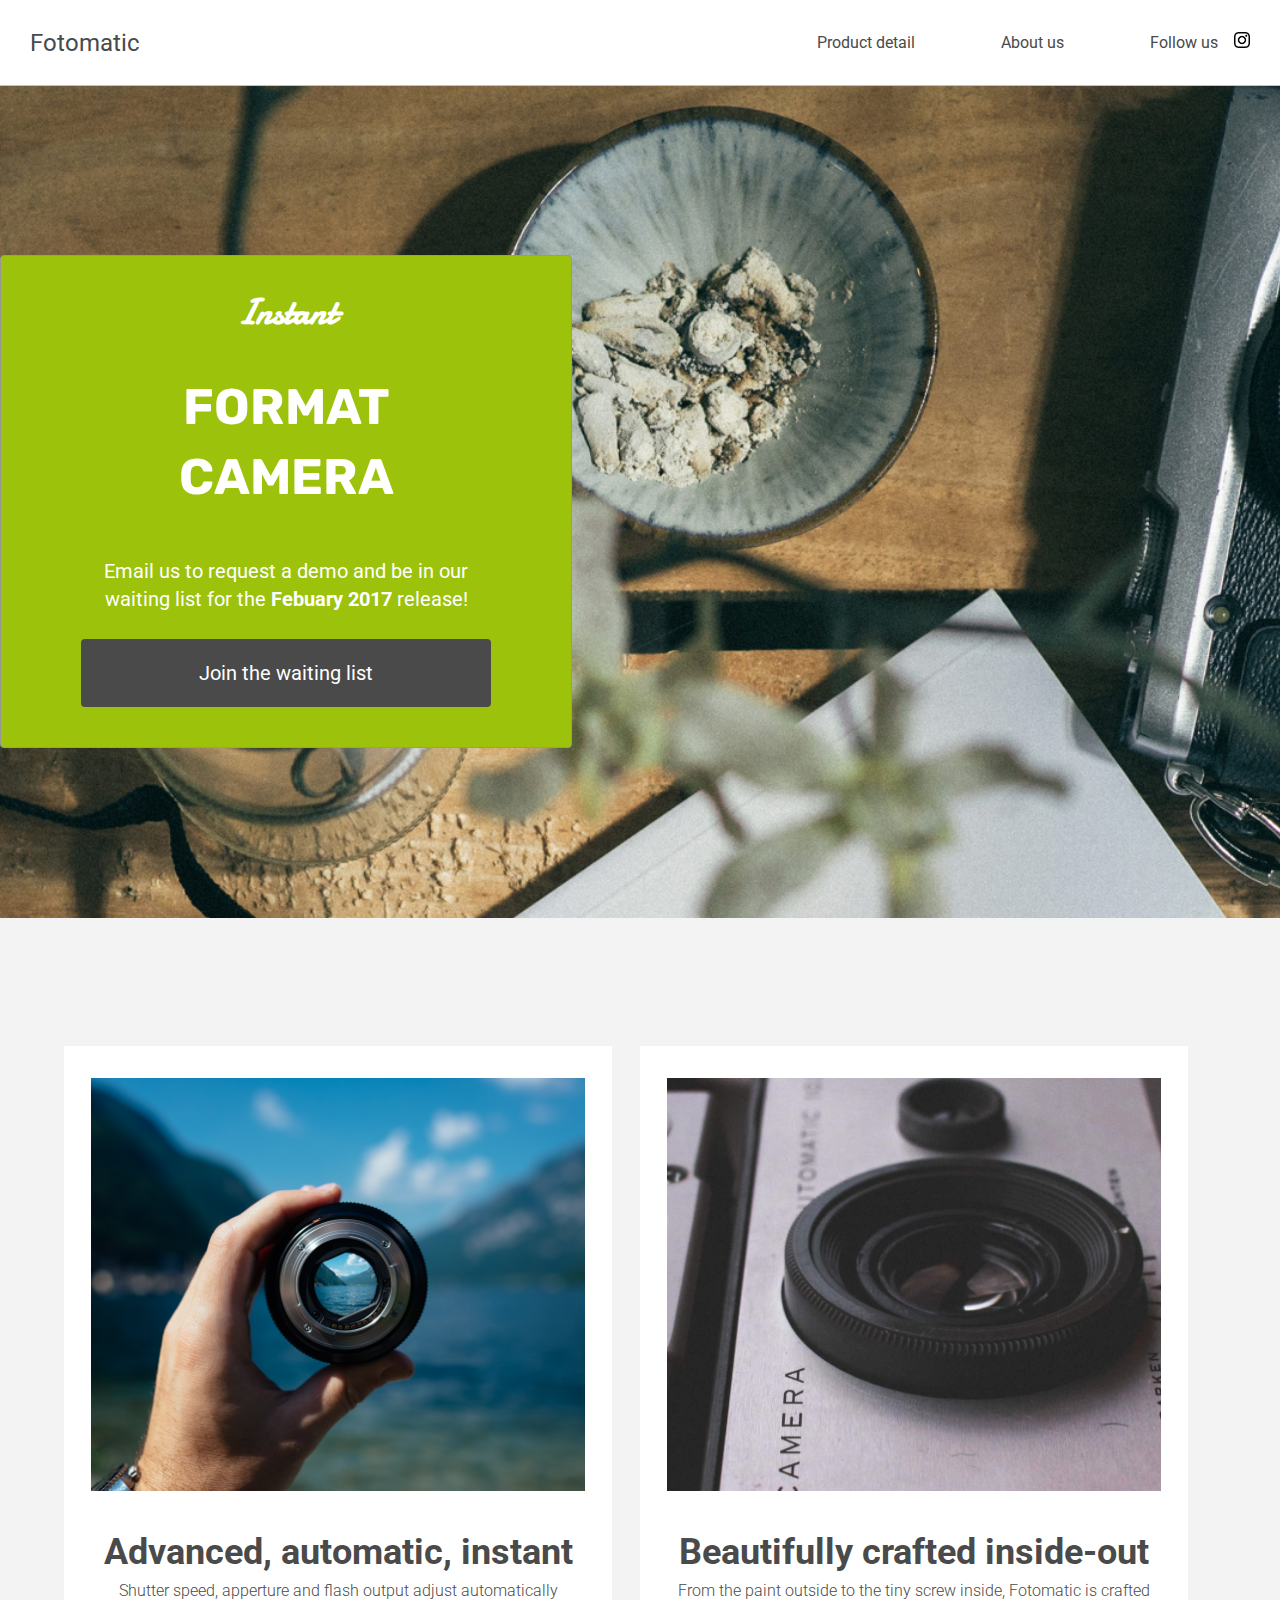
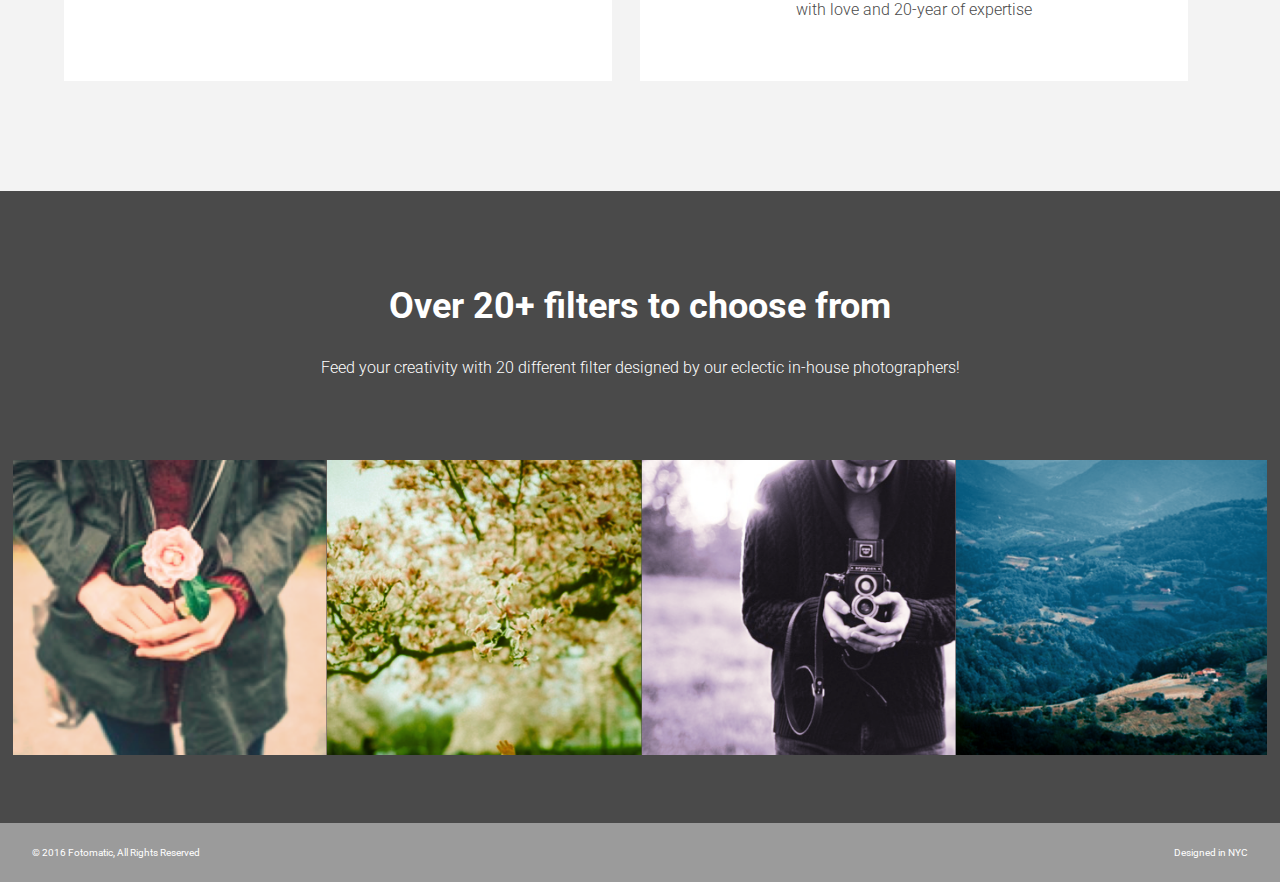
<file: F1C1_start/index.html>
<!DOCTYPE html>
<html>
<head>
  <link href="https://fonts.googleapis.com/css?family=Damion" rel="stylesheet">
  <link href="https://fonts.googleapis.com/css?family=Rubik" rel="stylesheet">
  <link href="https://fonts.googleapis.com/css?family=Roboto:300,400,600,700" rel="stylesheet">
  <link rel="stylesheet" href="resources\css\style.css">
  <meta charset="UTF-8">
</head>
<body>
  <!-- Header -->
  <header>
    <div class="content">
      <a href="index.html" class="desktop logo">Fotomatic</a>
      <nav class="desktop">
        <ul>
          <li><a href="#">Product detail</a></li>
          <li><a href="#">About us</a></li>
          <li><a href="https://www.instagram.com/">Follow us <img class="icon" src="resources\images\instagram.png"></a></li>
        </ul>
      </nav>
      <nav class="mobile">
        <ul>
          <li><a href="#"><img src="resources\images\ic-logo.svg"></a></li>
          <li><a href="#"><img src="resources\images\ic-product-detail.svg"></a></li>
          <li><a href="#"><img src="resources\images\ic-about-us.svg"></a></li>
          <li><a href="#" class="button">Join us</a></li>
        </ul>
      </nav>
    </div>
  </header>

  <!-- Main Content -->
  <div class="main-content">

    <!-- Sign Up Section -->
    <div id="sign-up-section" class="banner">
      <div id="sign-up-cta">
        <div class="content center">
          <div class="header">
            <h2 class="cursive">Instant</h2>
            <h1 class="striking">FORMAT CAMERA</h1>
          </div>
          <div class="email">
            <span>
              Email us to request a demo and be in our waiting list for the <strong>Febuary 2017</strong> release!
            </span>
            <div class="button">Join the waiting list</div>
          </div>
        </div>
      </div>
    </div>

    <!-- Features Section -->
    <div id="features-section">
      <div class="feature">
        <div class="center">
          <div class="image-container">
            <img src="resources/images/feature-1.png" />
          </div>
          <div class="content">
            <h2>Advanced, automatic, instant</h2>
            <h3>Shutter speed, apperture and flash output adjust automatically</h3>
          </div>
        </div>
      </div>
      <div class="feature">
        <div class="center">
          <div class="image-container">
            <img src="resources/images/feature-2.png" />
          </div>
          <div class="content">
            <h2>Beautifully crafted inside-out</h2>
            <h3>From the paint outside to the tiny screw inside, Fotomatic is crafted with love and 20-year of expertise</h3>
          </div>
        </div>
      </div>
    </div>

    <!-- Filters Section -->
    <div id="filters-section">
      <div class="content center">
        <h2>Over 20+ filters to choose from</h2>
        <h3>Feed your creativity with 20 different filter designed by our eclectic in-house photographers!</h3>
      </div>
      <div class="images-container">
        <div class="image-container">
          <img src="./resources/images/filter-1.png" />
        </div>
        <div class="image-container">
          <img src="./resources/images/filter-2.png" />
        </div>
        <div class="image-container">
          <img src="./resources/images/filter-3.png" />
        </div>
        <div class="image-container extra">
          <img src="./resources/images/filter-4.png" />
        </div>
      </div>
    </div>

    <!-- Quotes Section
    <div id="quotes-section">
      <div class="content center">
        <span class="quote">“It’s truly something that could create a brand new photography Renaissance”</span>
        <img class="quote-citation" src="./resources/images/photography-logo.png" />
      </div>
    </div>
    -->
    <!-- Footer -->
    <footer>
      <div class="content">
        <span class="copyright">© 2016  Fotomatic, All Rights Reserved</span>
        <span class="location">Designed in NYC</span>
      </div>
    </footer>

  </div>
</body>
</html>
</file>
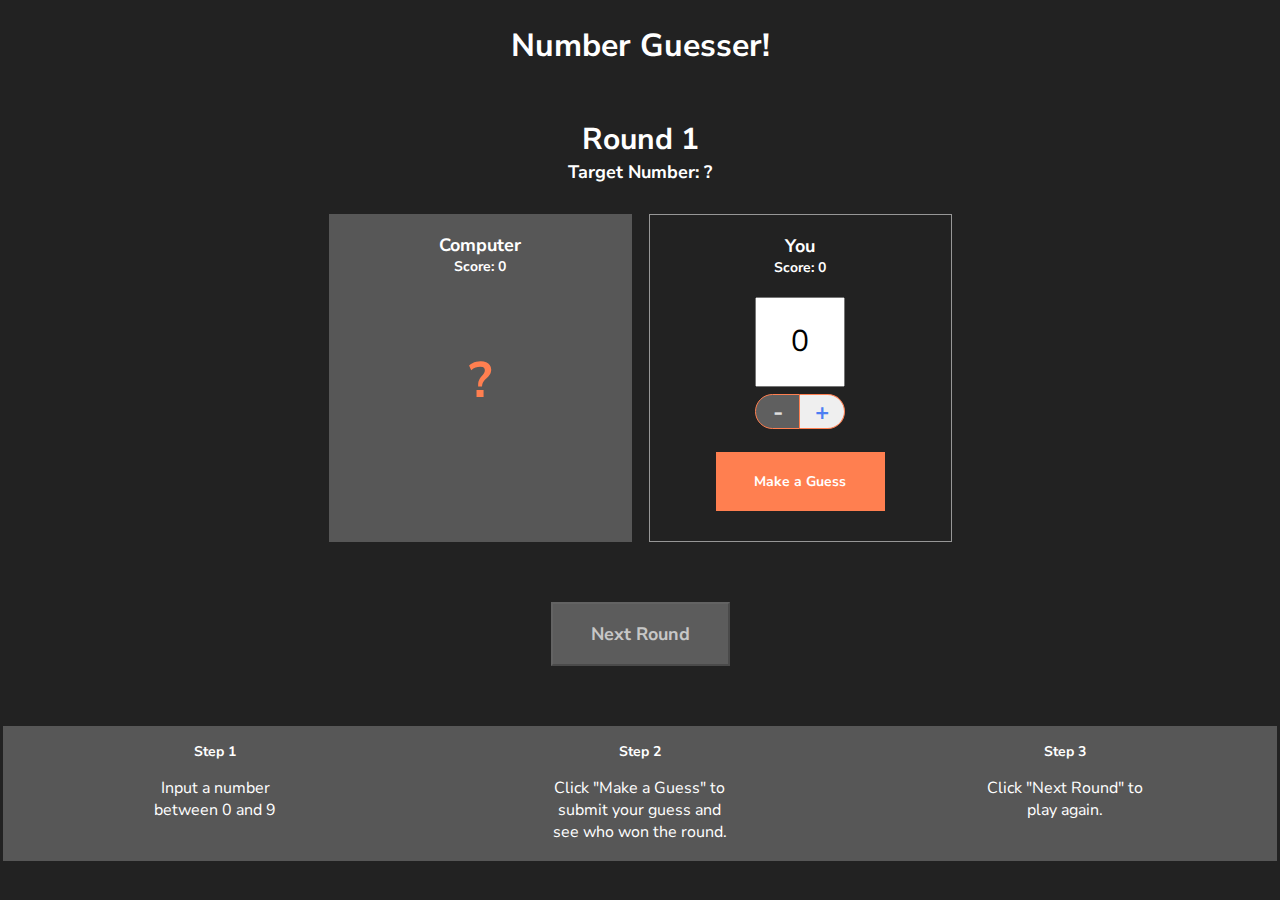
<file: number-guesser-starting/index.html>
<!doctype html>

<html>
  <head>
    <title>Number Guesser</title>
    <link href="https://fonts.googleapis.com/css?family=Nunito+Sans:400,700" rel="stylesheet">
    <link rel="stylesheet" href="./style.css">
  </head>
  <body>
    <div class="game-container">
      <header>
        <h1>Number Guesser!</h1>
      </header>
      
      <div class="rounds">
        <p class="round-label">Round <span id="round-number">1</span></p>
        <p class="guess-label">Target Number: <span id="target-number">?</span></p>
      </div>

      <div class="guessing-area">
        <div class="guess computer-guess">
          <div class="guess-title">
            <p class="guess-label">Computer</p>
            <p class="score-label">Score: <span id="computer-score">0</span></p>
          </div>
          <p id="computer-guess">?</p>
          <p class="winning-text" id="computer-wins"></p>
        </div>
        <div class="guess human-guess">
          <div class="guess-title">
            <p class="guess-label">You</p>
            <p class="score-label">Score: <span id="human-score">0</span></p>
          </div>
          <input type="number" id="human-guess" min=0 max=9 value=0>
          <div class="number-controls">
            <button class="number-control left" id="subtract" disabled>-</button>
            <button class="number-control right" id="add">+</button>
          </div>
          <button class="button" id="guess">Make a Guess</button>
        </div>
      </div>

      <div class="next-round-container">
        <button class="button" id="next-round" disabled>Next Round</button>
      </div>

    </div>
    
    <div class="instructions">
      <div class="instruction">
        <h3>Step 1</h3>
        <p>Input a number between 0 and 9</p>
      </div>
      <div class="instruction">
        <h3>Step 2</h3>
        <p>Click "Make a Guess" to submit your guess and see who won the round.</p>
      </div>
      <div class="instruction">
        <h3>Step 3</h3>
        <p>Click "Next Round" to play again.</p>
      </div>
    </div>

    <script src="./script.js"></script>
    <script src="./game.js"></script>
  </body>
</html>
</file>
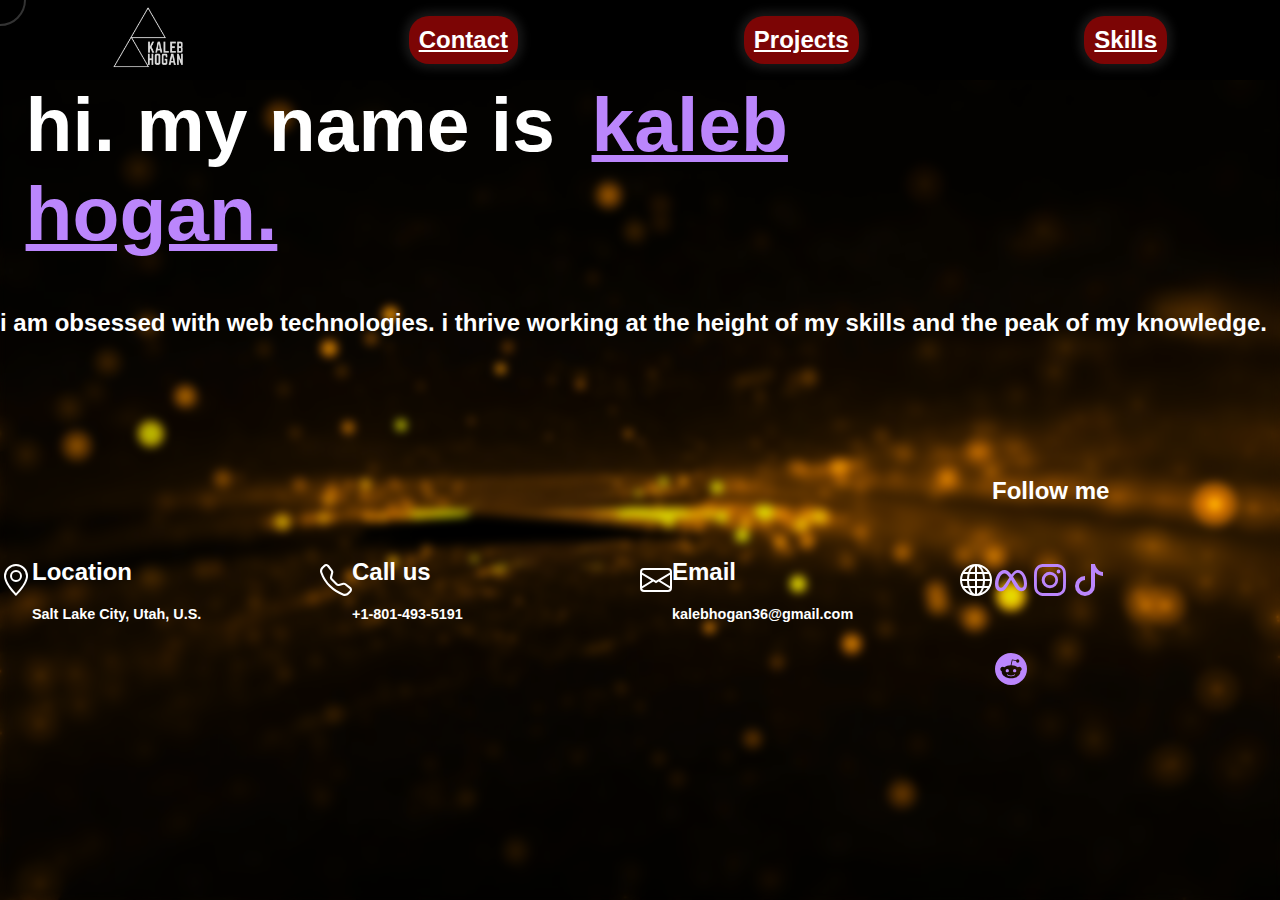
<file: contact.html>
<!DOCTYPE html>
<html lang="en">

<head>
    <meta charset="UTF-8">
    <meta http-equiv="X-UA-Compatible" content="IE=edge">
    <meta name="viewport" content="width=device-width, initial-scale=1.0">
    <meta name="theme-color" content="#323232">
    <title>Kaleb Hogan Contact</title>
    <link rel="stylesheet" href="styles.css">
</head>

<!--
1. promenant heading of my name ***done
2. projects
3. contact with link to contact page, probs have a pic of me on it.
-->

<body>
    <header>
        <nav class="desktop">
            <a href="index.html" class="logo"><img src="resources\images\Hogan.png"></a>
            <a href="contact.html">
                <h3>Contact</h3>
            </a>
            <a href="index.html#proj">
                <h3>Projects</h3>
            </a>
            <a href="index.html#skills">
                <h3>Skills</h3>
            </a>
        </nav>

        <nav class="mobile">
            <a href="index.html" class="logo"><img src="resources\images\Hogan.png"></a>
            <a href="contact.html">
                <svg xmlns="http://www.w3.org/2000/svg" width="70" height="70" fill="currentColor"
                    class="bi bi-person-circle" viewBox="0 0 16 16">
                    <path d="M11 6a3 3 0 1 1-6 0 3 3 0 0 1 6 0z" />
                    <path fill-rule="evenodd"
                        d="M0 8a8 8 0 1 1 16 0A8 8 0 0 1 0 8zm8-7a7 7 0 0 0-5.468 11.37C3.242 11.226 4.805 10 8 10s4.757 1.225 5.468 2.37A7 7 0 0 0 8 1z" />
                </svg>
            </a>
            <a href="index.html#proj">
                <svg xmlns="http://www.w3.org/2000/svg" width="70" height="70" fill="currentColor"
                    class="bi bi-window-stack" viewBox="0 0 16 16">
                    <path
                        d="M4.5 6a.5.5 0 1 0 0-1 .5.5 0 0 0 0 1ZM6 6a.5.5 0 1 0 0-1 .5.5 0 0 0 0 1Zm2-.5a.5.5 0 1 1-1 0 .5.5 0 0 1 1 0Z" />
                    <path
                        d="M12 1a2 2 0 0 1 2 2 2 2 0 0 1 2 2v8a2 2 0 0 1-2 2H4a2 2 0 0 1-2-2 2 2 0 0 1-2-2V3a2 2 0 0 1 2-2h10ZM2 12V5a2 2 0 0 1 2-2h9a1 1 0 0 0-1-1H2a1 1 0 0 0-1 1v8a1 1 0 0 0 1 1Zm1-4v5a1 1 0 0 0 1 1h10a1 1 0 0 0 1-1V8H3Zm12-1V5a1 1 0 0 0-1-1H4a1 1 0 0 0-1 1v2h12Z" />
                </svg>
            </a>
            <a href="index.html#skills">
                <svg xmlns="http://www.w3.org/2000/svg" width="70" height="70" fill="currentColor" class="bi bi-gear"
                    viewBox="0 0 16 16">
                    <path
                        d="M8 4.754a3.246 3.246 0 1 0 0 6.492 3.246 3.246 0 0 0 0-6.492zM5.754 8a2.246 2.246 0 1 1 4.492 0 2.246 2.246 0 0 1-4.492 0z" />
                    <path
                        d="M9.796 1.343c-.527-1.79-3.065-1.79-3.592 0l-.094.319a.873.873 0 0 1-1.255.52l-.292-.16c-1.64-.892-3.433.902-2.54 2.541l.159.292a.873.873 0 0 1-.52 1.255l-.319.094c-1.79.527-1.79 3.065 0 3.592l.319.094a.873.873 0 0 1 .52 1.255l-.16.292c-.892 1.64.901 3.434 2.541 2.54l.292-.159a.873.873 0 0 1 1.255.52l.094.319c.527 1.79 3.065 1.79 3.592 0l.094-.319a.873.873 0 0 1 1.255-.52l.292.16c1.64.893 3.434-.902 2.54-2.541l-.159-.292a.873.873 0 0 1 .52-1.255l.319-.094c1.79-.527 1.79-3.065 0-3.592l-.319-.094a.873.873 0 0 1-.52-1.255l.16-.292c.893-1.64-.902-3.433-2.541-2.54l-.292.159a.873.873 0 0 1-1.255-.52l-.094-.319zm-2.633.283c.246-.835 1.428-.835 1.674 0l.094.319a1.873 1.873 0 0 0 2.693 1.115l.291-.16c.764-.415 1.6.42 1.184 1.185l-.159.292a1.873 1.873 0 0 0 1.116 2.692l.318.094c.835.246.835 1.428 0 1.674l-.319.094a1.873 1.873 0 0 0-1.115 2.693l.16.291c.415.764-.42 1.6-1.185 1.184l-.291-.159a1.873 1.873 0 0 0-2.693 1.116l-.094.318c-.246.835-1.428.835-1.674 0l-.094-.319a1.873 1.873 0 0 0-2.692-1.115l-.292.16c-.764.415-1.6-.42-1.184-1.185l.159-.291A1.873 1.873 0 0 0 1.945 8.93l-.319-.094c-.835-.246-.835-1.428 0-1.674l.319-.094A1.873 1.873 0 0 0 3.06 4.377l-.16-.292c-.415-.764.42-1.6 1.185-1.184l.292.159a1.873 1.873 0 0 0 2.692-1.115l.094-.319z" />
                </svg>
            </a>
        </nav>
    </header>
    <main class="contact-main">
        <div class="cursor"></div>
        <!-- Intro section -->
        <div class="contact-intro">
            <div class="word-container">
                <h1>hi. my name is <a href="contact.html" title="Go to twitter" target="_blank">kaleb hogan.</a></h1>
                <h2 class="parag-container">i am obsessed with web technologies. i thrive working at the height of my
                    skills and the peak of my
                    knowledge.</h2>
            </div>
            <!-- contact info-->
        <section class="contact-info">
            <div class="responsive">
                <svg xmlns="http://www.w3.org/2000/svg" width="32" height="32" fill="currentColor"
                    class="bi bi-geo-alt" viewBox="0 0 16 16">
                    <path
                        d="M12.166 8.94c-.524 1.062-1.234 2.12-1.96 3.07A31.493 31.493 0 0 1 8 14.58a31.481 31.481 0 0 1-2.206-2.57c-.726-.95-1.436-2.008-1.96-3.07C3.304 7.867 3 6.862 3 6a5 5 0 0 1 10 0c0 .862-.305 1.867-.834 2.94zM8 16s6-5.686 6-10A6 6 0 0 0 2 6c0 4.314 6 10 6 10z" />
                    <path d="M8 8a2 2 0 1 1 0-4 2 2 0 0 1 0 4zm0 1a3 3 0 1 0 0-6 3 3 0 0 0 0 6z" />
                </svg>
                <div class="location-description">
                    <h2>Location</h4>
                        <h4>Salt Lake City, Utah, U.S.</h4>
                </div>
            </div>
            <div class="responsive">
                <svg xmlns="http://www.w3.org/2000/svg" width="32" height="32" fill="currentColor"
                    class="bi bi-telephone" viewBox="0 0 16 16">
                    <path
                        d="M3.654 1.328a.678.678 0 0 0-1.015-.063L1.605 2.3c-.483.484-.661 1.169-.45 1.77a17.568 17.568 0 0 0 4.168 6.608 17.569 17.569 0 0 0 6.608 4.168c.601.211 1.286.033 1.77-.45l1.034-1.034a.678.678 0 0 0-.063-1.015l-2.307-1.794a.678.678 0 0 0-.58-.122l-2.19.547a1.745 1.745 0 0 1-1.657-.459L5.482 8.062a1.745 1.745 0 0 1-.46-1.657l.548-2.19a.678.678 0 0 0-.122-.58L3.654 1.328zM1.884.511a1.745 1.745 0 0 1 2.612.163L6.29 2.98c.329.423.445.974.315 1.494l-.547 2.19a.678.678 0 0 0 .178.643l2.457 2.457a.678.678 0 0 0 .644.178l2.189-.547a1.745 1.745 0 0 1 1.494.315l2.306 1.794c.829.645.905 1.87.163 2.611l-1.034 1.034c-.74.74-1.846 1.065-2.877.702a18.634 18.634 0 0 1-7.01-4.42 18.634 18.634 0 0 1-4.42-7.009c-.362-1.03-.037-2.137.703-2.877L1.885.511z" />
                </svg>
                <div class="call-description">
                    <h2>Call us</h2>
                    <h4>+1-801-493-5191</h4>
                </div>
            </div>
            <div class="responsive">
                <svg xmlns="http://www.w3.org/2000/svg" width="32" height="32" fill="currentColor"
                    class="bi bi-envelope" viewBox="0 0 16 16">
                    <path
                        d="M0 4a2 2 0 0 1 2-2h12a2 2 0 0 1 2 2v8a2 2 0 0 1-2 2H2a2 2 0 0 1-2-2V4Zm2-1a1 1 0 0 0-1 1v.217l7 4.2 7-4.2V4a1 1 0 0 0-1-1H2Zm13 2.383-4.708 2.825L15 11.105V5.383Zm-.034 6.876-5.64-3.471L8 9.583l-1.326-.795-5.64 3.47A1 1 0 0 0 2 13h12a1 1 0 0 0 .966-.741ZM1 11.105l4.708-2.897L1 5.383v5.722Z" />
                </svg>
                <div class="email-description">
                    <h2>Email</h2>
                    <h4>kalebhogan36@gmail.com</h4>
                </div>
            </div>
            <div class="responsive">
                <svg xmlns="http://www.w3.org/2000/svg" width="32" height="32" fill="currentColor"
                    class="bi bi-globe" viewBox="0 0 16 16">
                    <path
                        d="M0 8a8 8 0 1 1 16 0A8 8 0 0 1 0 8zm7.5-6.923c-.67.204-1.335.82-1.887 1.855A7.97 7.97 0 0 0 5.145 4H7.5V1.077zM4.09 4a9.267 9.267 0 0 1 .64-1.539 6.7 6.7 0 0 1 .597-.933A7.025 7.025 0 0 0 2.255 4H4.09zm-.582 3.5c.03-.877.138-1.718.312-2.5H1.674a6.958 6.958 0 0 0-.656 2.5h2.49zM4.847 5a12.5 12.5 0 0 0-.338 2.5H7.5V5H4.847zM8.5 5v2.5h2.99a12.495 12.495 0 0 0-.337-2.5H8.5zM4.51 8.5a12.5 12.5 0 0 0 .337 2.5H7.5V8.5H4.51zm3.99 0V11h2.653c.187-.765.306-1.608.338-2.5H8.5zM5.145 12c.138.386.295.744.468 1.068.552 1.035 1.218 1.65 1.887 1.855V12H5.145zm.182 2.472a6.696 6.696 0 0 1-.597-.933A9.268 9.268 0 0 1 4.09 12H2.255a7.024 7.024 0 0 0 3.072 2.472zM3.82 11a13.652 13.652 0 0 1-.312-2.5h-2.49c.062.89.291 1.733.656 2.5H3.82zm6.853 3.472A7.024 7.024 0 0 0 13.745 12H11.91a9.27 9.27 0 0 1-.64 1.539 6.688 6.688 0 0 1-.597.933zM8.5 12v2.923c.67-.204 1.335-.82 1.887-1.855.173-.324.33-.682.468-1.068H8.5zm3.68-1h2.146c.365-.767.594-1.61.656-2.5h-2.49a13.65 13.65 0 0 1-.312 2.5zm2.802-3.5a6.959 6.959 0 0 0-.656-2.5H12.18c.174.782.282 1.623.312 2.5h2.49zM11.27 2.461c.247.464.462.98.64 1.539h1.835a7.024 7.024 0 0 0-3.072-2.472c.218.284.418.598.597.933zM10.855 4a7.966 7.966 0 0 0-.468-1.068C9.835 1.897 9.17 1.282 8.5 1.077V4h2.355z" />
                </svg>
                <div class="social">
                    <h2>Follow me</h2>
                    <a href="https://about.facebook.com/"><svg xmlns="http://www.w3.org/2000/svg" width="32"
                            height="32" fill="currentColor" class="bi bi-meta" viewBox="0 0 16 16">
                            <path fill-rule="evenodd"
                                d="M8.217 5.243C9.145 3.988 10.171 3 11.483 3 13.96 3 16 6.153 16.001 9.907c0 2.29-.986 3.725-2.757 3.725-1.543 0-2.395-.866-3.924-3.424l-.667-1.123-.118-.197a54.944 54.944 0 0 0-.53-.877l-1.178 2.08c-1.673 2.925-2.615 3.541-3.923 3.541C1.086 13.632 0 12.217 0 9.973 0 6.388 1.995 3 4.598 3c.319 0 .625.039.924.122.31.086.611.22.913.407.577.359 1.154.915 1.782 1.714Zm1.516 2.224c-.252-.41-.494-.787-.727-1.133L9 6.326c.845-1.305 1.543-1.954 2.372-1.954 1.723 0 3.102 2.537 3.102 5.653 0 1.188-.39 1.877-1.195 1.877-.773 0-1.142-.51-2.61-2.87l-.937-1.565ZM4.846 4.756c.725.1 1.385.634 2.34 2.001A212.13 212.13 0 0 0 5.551 9.3c-1.357 2.126-1.826 2.603-2.581 2.603-.777 0-1.24-.682-1.24-1.9 0-2.602 1.298-5.264 2.846-5.264.091 0 .181.006.27.018Z" />
                        </svg></a>
                    <a href="https://www.instagram.com/"><svg xmlns="http://www.w3.org/2000/svg" width="32"
                            height="32" fill="currentColor" class="bi bi-instagram" viewBox="0 0 16 16">
                            <path
                                d="M8 0C5.829 0 5.556.01 4.703.048 3.85.088 3.269.222 2.76.42a3.917 3.917 0 0 0-1.417.923A3.927 3.927 0 0 0 .42 2.76C.222 3.268.087 3.85.048 4.7.01 5.555 0 5.827 0 8.001c0 2.172.01 2.444.048 3.297.04.852.174 1.433.372 1.942.205.526.478.972.923 1.417.444.445.89.719 1.416.923.51.198 1.09.333 1.942.372C5.555 15.99 5.827 16 8 16s2.444-.01 3.298-.048c.851-.04 1.434-.174 1.943-.372a3.916 3.916 0 0 0 1.416-.923c.445-.445.718-.891.923-1.417.197-.509.332-1.09.372-1.942C15.99 10.445 16 10.173 16 8s-.01-2.445-.048-3.299c-.04-.851-.175-1.433-.372-1.941a3.926 3.926 0 0 0-.923-1.417A3.911 3.911 0 0 0 13.24.42c-.51-.198-1.092-.333-1.943-.372C10.443.01 10.172 0 7.998 0h.003zm-.717 1.442h.718c2.136 0 2.389.007 3.232.046.78.035 1.204.166 1.486.275.373.145.64.319.92.599.28.28.453.546.598.92.11.281.24.705.275 1.485.039.843.047 1.096.047 3.231s-.008 2.389-.047 3.232c-.035.78-.166 1.203-.275 1.485a2.47 2.47 0 0 1-.599.919c-.28.28-.546.453-.92.598-.28.11-.704.24-1.485.276-.843.038-1.096.047-3.232.047s-2.39-.009-3.233-.047c-.78-.036-1.203-.166-1.485-.276a2.478 2.478 0 0 1-.92-.598 2.48 2.48 0 0 1-.6-.92c-.109-.281-.24-.705-.275-1.485-.038-.843-.046-1.096-.046-3.233 0-2.136.008-2.388.046-3.231.036-.78.166-1.204.276-1.486.145-.373.319-.64.599-.92.28-.28.546-.453.92-.598.282-.11.705-.24 1.485-.276.738-.034 1.024-.044 2.515-.045v.002zm4.988 1.328a.96.96 0 1 0 0 1.92.96.96 0 0 0 0-1.92zm-4.27 1.122a4.109 4.109 0 1 0 0 8.217 4.109 4.109 0 0 0 0-8.217zm0 1.441a2.667 2.667 0 1 1 0 5.334 2.667 2.667 0 0 1 0-5.334z" />
                        </svg></a>
                    <a href="https://www.tiktok.com/en/"><svg xmlns="http://www.w3.org/2000/svg" width="32"
                            height="32" fill="currentColor" class="bi bi-tiktok" viewBox="0 0 16 16">
                            <path
                                d="M9 0h1.98c.144.715.54 1.617 1.235 2.512C12.895 3.389 13.797 4 15 4v2c-1.753 0-3.07-.814-4-1.829V11a5 5 0 1 1-5-5v2a3 3 0 1 0 3 3V0Z" />
                        </svg></a>
                    <a href="https://www.reddit.com/"><svg xmlns="http://www.w3.org/2000/svg" width="32" height="32"
                            fill="currentColor" class="bi bi-reddit" viewBox="0 0 16 16">
                            <path
                                d="M6.167 8a.831.831 0 0 0-.83.83c0 .459.372.84.83.831a.831.831 0 0 0 0-1.661zm1.843 3.647c.315 0 1.403-.038 1.976-.611a.232.232 0 0 0 0-.306.213.213 0 0 0-.306 0c-.353.363-1.126.487-1.67.487-.545 0-1.308-.124-1.671-.487a.213.213 0 0 0-.306 0 .213.213 0 0 0 0 .306c.564.563 1.652.61 1.977.61zm.992-2.807c0 .458.373.83.831.83.458 0 .83-.381.83-.83a.831.831 0 0 0-1.66 0z" />
                            <path
                                d="M16 8A8 8 0 1 1 0 8a8 8 0 0 1 16 0zm-3.828-1.165c-.315 0-.602.124-.812.325-.801-.573-1.9-.945-3.121-.993l.534-2.501 1.738.372a.83.83 0 1 0 .83-.869.83.83 0 0 0-.744.468l-1.938-.41a.203.203 0 0 0-.153.028.186.186 0 0 0-.086.134l-.592 2.788c-1.24.038-2.358.41-3.17.992-.21-.2-.496-.324-.81-.324a1.163 1.163 0 0 0-.478 2.224c-.02.115-.029.23-.029.353 0 1.795 2.091 3.256 4.669 3.256 2.577 0 4.668-1.451 4.668-3.256 0-.114-.01-.238-.029-.353.401-.181.688-.592.688-1.069 0-.65-.525-1.165-1.165-1.165z" />
                        </svg></a>
                </div>
            </div>
        </section>
        </div>
        <script src="mouseScript.js"></script>
    </main>
</body>
</file>
<file: number-guesser-starting/style.css>
* {
  font-family: 'Nunito Sans';
  box-sizing: border-box;
}

body {
  margin: 0 auto;
  padding: 3px;
  background-color: #222222;
  color: white;
}

.game-container {
  max-width: 640px;
  margin: 0 auto;
  text-align: center;
}

header {
  display: flex;
  justify-content: center
}

.rounds {
  display: flex;
  flex-direction: column;
  align-items: center;
  margin-bottom: 30px;
}

.round-label {
  font-size: 30px;
  font-weight: 700;
  margin-bottom: 0px;
}

.guess {
  min-width: 303px;
  height: 328px;
  display: flex;
  flex-direction: column;
  align-items: center;
  padding: 19px;
}

.guessing-area {
  display: flex;
  justify-content: space-around;
  align-items: flex-start;
  margin-bottom: 60px;
}

.guess-title {
  display: flex;
  flex-direction: column;
  align-items: center;
  justify-content: flex-start;
  margin-bottom: 20px;
}

.guess-label {
  font-size: 18px;
  font-weight: 700;
  margin: 0;
}

.score-label {
  font-size: 14px;
  font-weight: 700;
  margin: 0;
}

.target-guess {
  display: flex;
  flex-direction: column;
  align-items: center;
  justify-content: flex-start;
}

.computer-guess {
  background-color: #575757;
}

#computer-guess {
  font-size: 50px;
  font-weight: 700;
  color: coral;
}

.human-guess {
  border: 1px solid #979797;
}

.guess input {
  height: 90px;
  width: 90px;
  font-size: 30px;
  text-align: center;
  margin: 0 auto;
  margin-bottom: 7px;
}

.number-controls {
  font-size: 0;
  margin-bottom: 23px;
}

.number-control {
  border: solid 1px coral;
  display: inline-block;
  width: 45px;
  height: 35px;
  font-size: 24px;
  font-weight: 700;
  color: #4c7ef3;
  cursor: pointer;
}

.number-controls button[disabled] {
  color: #dfdfdf;
  cursor: default;
}

.left {
  border-top-left-radius: 22.5px;
  border-bottom-left-radius: 22.5px;
}

.right {
  border-top-right-radius: 22.5px;
  border-bottom-right-radius: 22.5px;
  border-left-width: 0px;
}

.controls {
  display: flex;
  justify-content: space-around;
}

.button {
  background-color: coral;
  color: #fff;
  cursor: pointer;
}

#guess {
  padding: 20px;
  width: 169px;
  height: 59px;
  border: none;
  font-weight: 700;
  font-size: 14px;
}

input[type=number]::-webkit-inner-spin-button {
  -webkit-appearance: none;
}

#next-round {
  width: 179px;
  height: 64px;
  font-size: 18px;
  font-weight: bold;
  margin-left: auto;
  margin-right: auto;
  margin-bottom: 60px;
}
  
.button[disabled] {
  background-color: #5c5c5c;
  color: #c7c7c7;
  cursor: default;
}

.instructions {
  background-color: #575757;
  width: 100%;
  display: flex;
  justify-content: space-around;
}

.instruction {
  width: 180px;
  padding: 2px;
  text-align: center;
}

.instructions h3 {
  font-size: 14px;
}


.winning-text, .winning-text[disabled] {
  color: #ec3636;
  font-weight: 700;
}
</file>
<file: styles.css>
main,
body,
html {
  margin: 0;
  padding: 0;
  width: 100%;
  cursor: none;
}

.intro {
  display: flex;
  flex-direction: column;
  align-items: center;
  justify-content: center;
  padding-top: 180px;
  text-align: center;
  text-shadow: 0 0 8px rgb(0, 0, 0);
  padding-left: 5%;
  padding-right: 5%;
}

.intro h1 {
  font-size: 6rem;
  font-weight: 700;
  color: #e8e6e3; /* pale ivory white */
  letter-spacing: 1px;
  margin: 0;
}

.intro .tagline {
  font-size: 1.8rem;
  margin-top: 15px;
  color: #a31e2f; /* deep blood red */
  font-weight: 500;
}

.intro .bio {
  font-size: 1.2rem;
  color: #c2bfb6; /* slightly faded bone-gray */
  max-width: 800px;
  margin-top: 20px;
  line-height: 1.6;
}


/* Responsive tweaks */
@media (max-width: 768px) {
  .intro h1 {
    font-size: 3rem;
  }

  .intro .tagline {
    font-size: 1.4rem;
  }

  .intro .bio {
    font-size: 1rem;
  }
}

/* body {
  background: linear-gradient(to top right, rgb(22, 22, 22) 0%, #042630 45%, rgb(22, 22, 22) 75%, #192122 120%);
  font-family: sans-serif, Courier, monospace;
  color: white;
  font-size: 16px;
} */
body {
  position: relative;
  background-image: url("resources/GoldParticles.jpg");
  background-size: cover;
  background-position: center center;
  background-repeat: no-repeat;
  height: 100%; /* Full height of the screen */
  font-family: sans-serif, Courier, monospace;
  color: white;
  font-size: 16px;
}

body::before {
  content: '';
  position: absolute;
  top: 0;
  left: 0;
  right: 0;
  bottom: 0;
  background: rgba(0, 0, 0, 0.5); /* Gradient color (optional) */
  background: linear-gradient(to top right, rgba(0, 0, 0, 0.5), rgba(0, 0, 0, 0) 70%), 
              url("resources/GoldParticles.jpg"); /* The gradient and image combined */
  background-size: cover;
  background-position: center center;
  filter: blur(5px); /* Apply blur to the background */
  z-index: -1; /* Ensure the overlay is behind the content */
}

@media (max-width: 768px) {
  .featured-gallery {
    width: 95%;
    padding: 10px;
  }
}

/* Remove cursor on mobile devices */
@media (max-width: 412px) {
  body, html {
    cursor: none; /* Hides the cursor */
  }

  .cursor {
    display: none; /* Hides the custom cursor element */
  }
}

.featured-gallery {
  width: 90%;
  margin: 0 auto 50px auto;
  padding: 20px;
  border-radius: 20px;
  background: rgba(255, 255, 255, 0.08); /* glass effect */
  backdrop-filter: blur(10px);
  -webkit-backdrop-filter: blur(10px);
  box-shadow: 0 4px 30px rgba(0, 0, 0, 0.5);
  border: 1px solid rgba(255, 255, 255, 0.15);
}

.featured-video-container {
  position: relative;
  padding-bottom: 56.25%; /* 16:9 aspect ratio */
  height: 0;
  overflow: hidden;
  border-radius: 12px;
}

.featured-video-container iframe {
  position: absolute;
  top: 0;
  left: 0;
  width: 100%;
  height: 100%;
  border-radius: 12px;
}

h4 {
  font-size: .9rem;
  display: flex;
  margin-block-start: 0;
  margin-block-end: 0;
  margin-inline-start: 0px;
  margin-inline-end: 0px;
  font-weight: bold;
  color: white;
}

h3 {
  font-size: 2rem;
  display: flex;
  margin-block-start: 0;
  margin-block-end: 0;
  margin-inline-start: 0px;
  margin-inline-end: 0px;
  font-weight: bold;
  color: white;
}

.section-header {
  display: flex;
  justify-content: center;
  margin-top: 80px;
  margin-bottom: 20px;
}

.section-header h2 {
  text-align: center;
  font-size: 3rem;
  color: #e8e6e3; /* ivory white to match h1 */
  border-bottom: 2px solid #a31e2f; /* deep blood red */
  padding-bottom: 8px;
}


p {
  margin-left: 2%;
}

/* Navigation */
header {
  display: flex;
  width: 100%;
}

header .desktop {
  position: fixed;
  top: 0;
  z-index: 5;
  height: 80px;
  width: 100%;
  background-color: #000000;
  display: flex;
  justify-content: space-around;
  align-items: center;
}

header .mobile a {
  display: none;
}

header h3 {
  display: flex;
  color: white;
  font-size: 1.5rem;
  padding: 10px;
  align-items: center;
  background-color: #7c0505;
  border-radius: 20px;
  box-shadow: 0px 0px 10px 5px rgb(24, 24, 24);
}

header a {
  color: white;
  align-items: center;
}

header img {
  height: 70px;
  margin-top: 5px;
}

a:hover {
  cursor: none;
}

/* Intro */
.intro h1,
.intro a {
  color: white;
  margin-top: 80px;
  margin-left: 2%;
  font-size: 6rem;
  /* this too */
  width: 80%;
  /* remember to change for @media */
}

.intro a {
  color: #c43433;
}

@media (max-width: 900px) {
  .intro h1,
  .intro a {
    font-size: 5rem; /* Adjust font size for half-screen */
    margin-top: 30px; /* Adjust top margin for better spacing */
    width: 80%; /* Widen or narrow the container if needed */
  }
}

@media (max-width: 768px) {
  .intro h1,
  .intro a {
    font-size: 3rem; /* Smaller font size for mobile devices */
    margin-top: 40px; /* Adjust margin to fit smaller screens */
    width: 80%; /* Expand the width for better readability */
  }
}

/* Smaller phones (extra small screens) */
@media (max-width: 480px) {
  .intro h1,
  .intro a {
    font-size: 3rem; /* Even smaller font for very small screens */
    margin-top: 20px;
    width: 90%;
  }
}

/* Image Gallery */
.proj {
  display: flex;
  flex-flow: row wrap;
  justify-content: space-around;

}

.responsive {
  display: flex;
  align-items: center;
  width: 475px;
}

div.gallery {
  padding: 10px;
  margin: 10px;
  border-radius: 20px;
  background: rgba(255, 255, 255, 0.08); /* semi-transparent white */
  backdrop-filter: blur(10px);
  -webkit-backdrop-filter: blur(10px); /* for Safari */
  box-shadow: 0 4px 30px rgba(0, 0, 0, 0.5); /* soft outer glow */
  border: 1px solid rgba(255, 255, 255, 0.15); /* subtle inner edge */
  transition: all 0.3s ease;
}

[id^="waveform"] {
  margin-bottom: 8px;
}

div.gallery img {
  width: 100%;
  height: auto;
  border-radius: 20px;
}

div.gallery:hover {
  box-shadow: 0 0 40px rgba(255, 255, 255, 0.2);
  transform: scale(1.01);
}

div.desc {
  position: relative; /* needed for ::after absolute positioning */
  display: flex;
  padding: 15px;
  justify-content: center;
  align-items: center;
  text-align: center;
  border-radius: 20px;
  background-color: #000000;
  height: auto;
  flex-direction: column;
}



/* play button */
/* Base play button container size */
.playButton {
  display: flex;
  align-items: center; /* Aligns content in the center */
  justify-content: start;
  gap: 10px;
}

/* Ensure the play button image scales correctly */
.playButton img {
  width: 100%; /* Make the image take the full width of its container */
  height: 100%; /* Maintain aspect ratio */
  max-width: 50px; /* Set a max width */
  max-height: 50px; /* Set a max height */
  object-fit: contain; /* Ensures the aspect ratio is maintained without distortion */
}

/* skills */
.school-description {
  margin: 2%;
  width: 300px;
}

.school-description h3 {
  border-bottom: 2px solid #7c0505;;
}

.school-description p {
  margin-left: 0px;
  border-bottom: 2px solid #7c0505;;
}

.small-header {
  margin-left: 2%;
  width: fit-content;
  border-bottom: 2px solid #7c0505;;
}

.flexBox {
  display: flex;
  justify-content: center;
  align-items: center;
  width: 25%;
  margin-bottom: 15px;
}

.skills {
  display: flex;
  justify-content: space-around;
  flex-flow: row wrap;
  align-items: center;
  width: 100%;
  margin-bottom: 15px;
}

.skills-list {
  margin-left: 2%;
}

.skills img {
  max-width: 200px;
  max-height: 200px;
}

.playButton-list {
  margin-left: 2%;
}

.academic {
  font-size: 1rem;
}

/* Footer */
footer {
  display: flex;
  margin: 10px 0px;
  width: 100%;
  justify-content: space-around;
  background: #000000;
  box-shadow: 0px 0px 20px 10px black;
}

footer p {
  padding-left: 4%;
}

/* contact  */
.contact-main {
  width: 100%;
  display: flex;
  flex-direction:column;
  background-origin: content-box;
  background-position: 80% 5%;
  background-size: 300px;
  background-repeat: no-repeat;
}

.contact-intro {
  display: flex;
  flex-direction: column;
  height: 100vh;
  width: 100%;
}

.contact-intro h1,
.contact-intro a {
  color: white;
  margin-top: 80px;
  margin-left: 2%;
  font-size: clamp(2rem, 6vw, 7rem);
  width: 60%;
}

.contact-intro a {
  color: #BB86FC;
}



.contact-info {
  display: flex;
  flex-direction: row;
  margin-top: 100px;
  width: 100%;
}

/* cursor */
.cursor {
  width: 3rem;
  height: 3rem;
  border: 2px solid rgba(255, 255, 255, 0.2);
  backdrop-filter: blur(5px);
  -webkit-backdrop-filter: blur(5px);
  border-radius: 50%;
  position: absolute;
  transform: translate(-50%, -50%);
  pointer-events: none;
  transition: all 0.3s ease;
  transition-property: background, transform;
  transform-origin: -15% -15%;
  z-index: 10;
}

.link-grow {
  transform: scale(.25);
  background: rgba(255, 255, 255, 0.5);
  backdrop-filter: blur(5px);
  -webkit-backdrop-filter: blur(5px);
}

@keyframes pulseGlow {
    from {
      box-shadow: 0 0 5px 2px rgba(255, 80, 80, 0.4);
    }
    to {
      box-shadow: 0 0 30px 8px rgba(255, 80, 80, 0.8);
    }
  }

@media only screen and (max-width: 965px) {

  header .mobile {
    position: fixed;
    display: flex;
    justify-content: space-around;
    align-items: left;
    width: 100%;
    height: 80px;
    bottom: 0px;
    background-color: #000000;
    z-index: 5;
  }

  header .mobile a {
    display: flex;
    width: 10%;
  }

  header .mobile img {
    display: flex;
    width: 90%;
    height: 90%;
  }

  header .desktop {
    display: none;
  }

  /* contact page */
  .contact-intro {
    display: flex;
    flex-direction: column;
    margin-top: -75px;
  }

  .contact-intro img {
    width: 100%;
  }

  .contact-info {
    display: flex;
    flex-direction: column;
    padding-bottom: 100px;
  }

  /* Glowing animated box-shadow */
  .glow-active {
    animation: pulseGlow 0.4s ease-in-out infinite alternate;
  }

  /* end contact page */

  .responsive {
    width: 100%;
  }

  iframe {
    width: 100%;
  }

  .skills img {
    max-width: 100px;
    max-height: 100px;
  }

  footer {
    margin-bottom: 110px;
  }

  
}

.explore-container {
  display: flex;
  justify-content: center;
  align-items: stretch;
  gap: 40px;
  flex-wrap: wrap;
  width: 90%;
  margin: 0 auto 80px auto;
}

.explore-card {
  flex: 1 1 300px;
  text-decoration: none;
  color: #e8e6e3;
  background: rgba(255, 255, 255, 0.08);
  backdrop-filter: blur(10px);
  border: 1px solid rgba(255, 255, 255, 0.15);
  border-radius: 20px;
  padding: 40px 30px;
  box-shadow: 0 4px 30px rgba(0,0,0,0.5);
  text-align: center;
  transition: all 0.3s ease;
}

.explore-card:hover {
  background: #a31e2f;
  transform: scale(1.03);
  box-shadow: 0 0 40px rgba(163,30,47,0.6);
}

.explore-card h3 {
  font-size: 2rem;
  margin-bottom: 10px;
  color: #fff;
}

.explore-card p {
  font-size: 1.1rem;
  color: #c2bfb6;
  margin: 0;
}

@media (max-width: 768px) {
  .explore-container {
    flex-direction: column;
    gap: 20px;
  }

  .explore-card {
    padding: 30px 20px;
  }

  .explore-card h3 {
    font-size: 1.6rem;
  }
}

.project-link {
  margin-top: 16px;
}

.project-link a {
  display: inline-block;
  padding: 10px 18px;
  border: 1px solid #ffffff;
  border-radius: 8px;
  text-decoration: none;
  color: white;
  transition: 0.3s ease;
}

.project-link a:hover {
  background-color: white;
  color: black;
}
</file>
